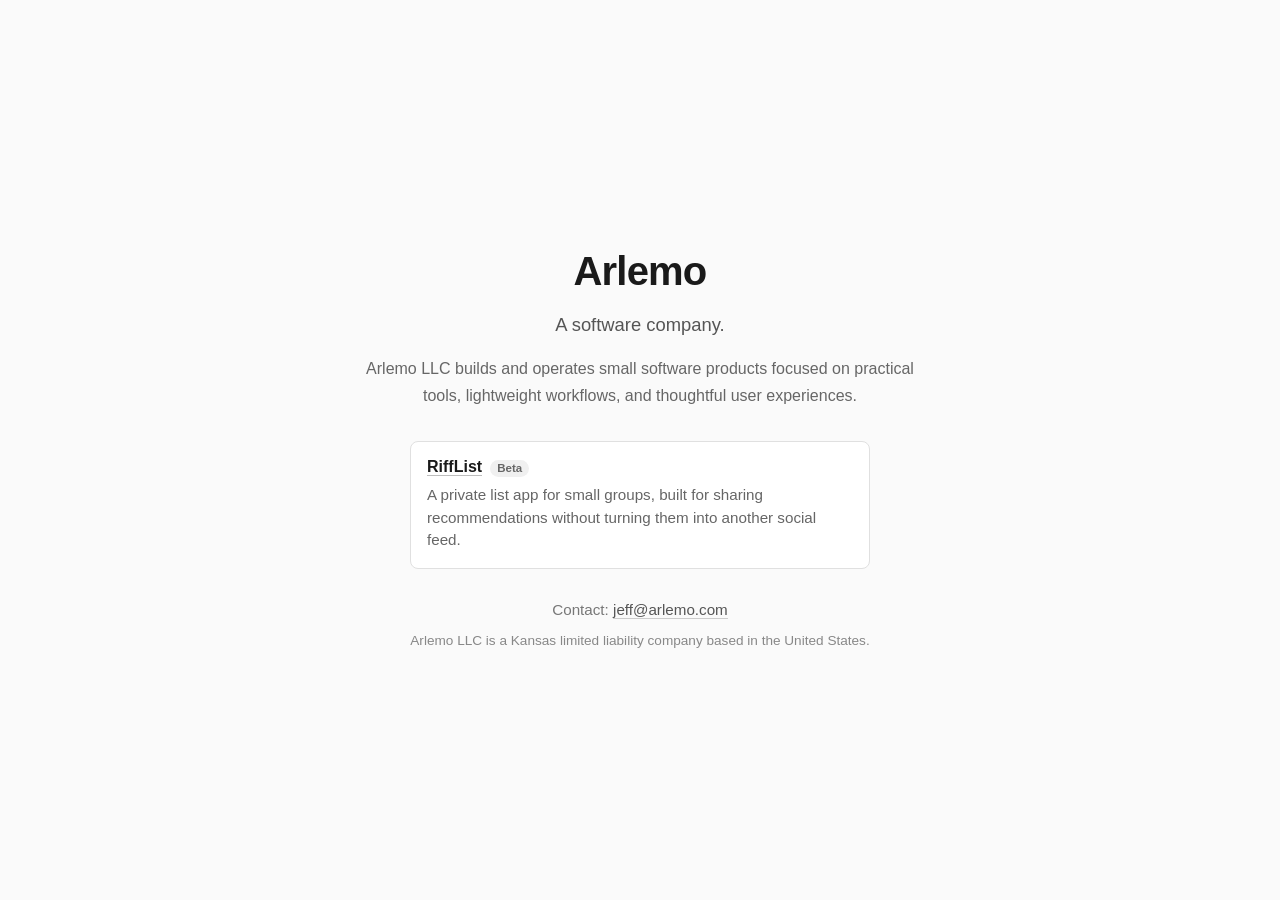
<file: index.html>
<!DOCTYPE html>
<html lang="en">
<head>
  <meta charset="UTF-8">
  <meta name="viewport" content="width=device-width, initial-scale=1.0">
  <title>Arlemo</title>
  <link rel="icon" href="data:,">
  <style>
    * { margin: 0; padding: 0; box-sizing: border-box; }

    body {
      font-family: -apple-system, BlinkMacSystemFont, "Segoe UI", Roboto, Helvetica, Arial, sans-serif;
      color: #1a1a1a;
      background: #fafafa;
      min-height: 100vh;
      display: flex;
      flex-direction: column;
      align-items: center;
      justify-content: center;
      padding: 2rem;
    }

    .container {
      max-width: 640px;
      text-align: center;
    }

    h1 {
      font-size: 2.5rem;
      font-weight: 700;
      letter-spacing: -0.02em;
      margin-bottom: 1rem;
    }

    .tagline {
      font-size: 1.15rem;
      color: #555;
      line-height: 1.6;
      margin-bottom: 1rem;
    }

    .summary {
      font-size: 1rem;
      color: #666;
      line-height: 1.7;
      margin: 0 auto 2rem;
      max-width: 560px;
    }

    .contact {
      font-size: 0.95rem;
      color: #777;
    }

    .entity {
      margin-top: 0.8rem;
      font-size: 0.85rem;
      color: #888;
      line-height: 1.5;
    }

    .links {
      display: grid;
      gap: 0.75rem;
      margin: 1.5rem auto 2rem;
      text-align: left;
      max-width: 460px;
    }

    .product {
      border: 1px solid #e0e0e0;
      background: #fff;
      padding: 1rem;
      border-radius: 8px;
    }

    .product a {
      color: #1a1a1a;
      font-weight: 600;
      text-decoration: none;
      border-bottom: 1px solid #bdbdbd;
    }

    .status {
      display: inline-block;
      margin-left: 0.5rem;
      padding: 0.15rem 0.45rem;
      border-radius: 999px;
      background: #f0f0f0;
      color: #666;
      font-size: 0.72rem;
      font-weight: 600;
      vertical-align: middle;
    }

    .product p {
      color: #666;
      line-height: 1.5;
      margin-top: 0.45rem;
      font-size: 0.95rem;
    }

    .contact a,
    .product a:hover {
      color: #555;
      text-decoration: none;
      border-bottom: 1px solid #ccc;
    }

    .contact a:hover {
      color: #1a1a1a;
      border-color: #1a1a1a;
    }
  </style>
</head>
<body>
  <div class="container">
    <h1>Arlemo</h1>
    <p class="tagline">A software company.</p>
    <p class="summary">Arlemo LLC builds and operates small software products focused on practical tools, lightweight workflows, and thoughtful user experiences.</p>
    <div class="links">
      <div class="product">
        <a href="https://rifflist.app/">RiffList</a><span class="status">Beta</span>
        <p>A private list app for small groups, built for sharing recommendations without turning them into another social feed.</p>
      </div>
    </div>
    <p class="contact">Contact: <a href="mailto:jeff@arlemo.com">jeff@arlemo.com</a></p>
    <p class="entity">Arlemo LLC is a Kansas limited liability company based in the United States.</p>

  </div>
</body>
</html>
</file>
